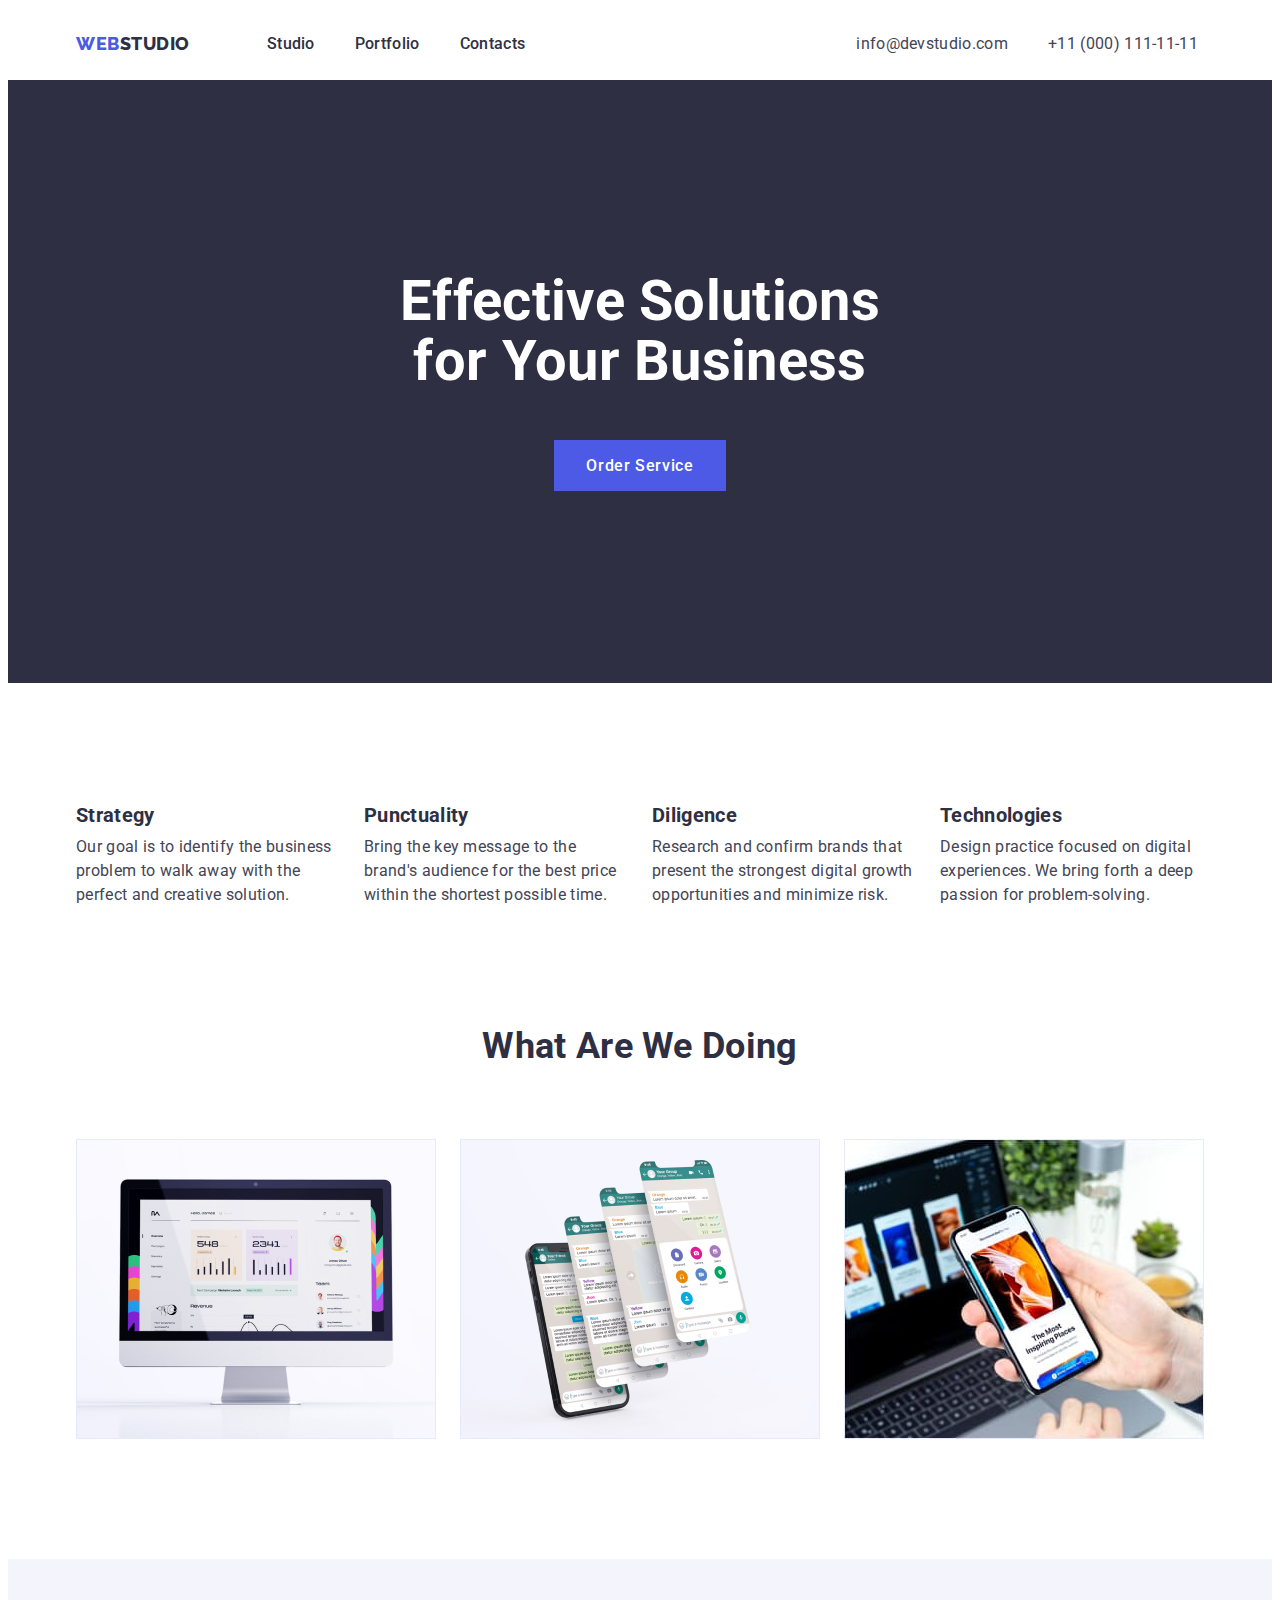
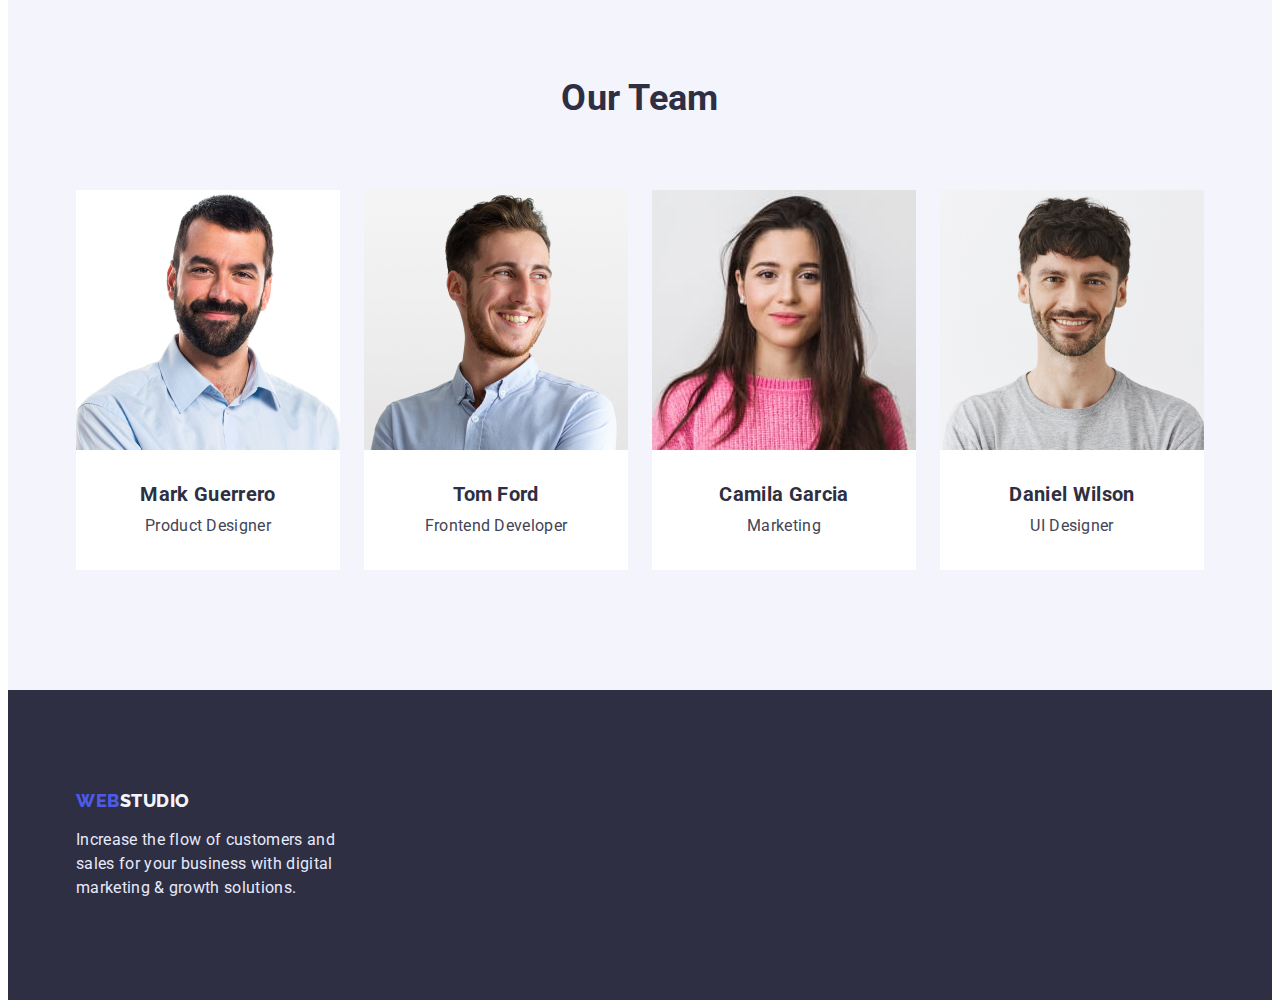
<file: index.html>
<!DOCTYPE html>
<html lang="en">
  <head>
    <meta charset="UTF-8" />
    <meta http-equiv="X-UA-Compatible" content="IE=edge" />
    <meta name="viewport" content="width=device-width, initial-scale=1.0" />
    <title>WEBSTUDIO</title>
    <link
      rel="stylesheet"
      href="https://cdnjs.cloudflare.com/ajax/libs/modern-normalize/1.1.0/modern-normalize.min.css"
      integrity="sha512-wpPYUAdjBVSE4KJnH1VR1HeZfpl1ub8YT/NKx4PuQ5NmX2tKuGu6U/JRp5y+Y8XG2tV+wKQpNHVUX03MfMFn9Q=="
      crossorigin="anonymous"
      referrerpolicy="no-referrer"
    />
    <link rel="stylesheet" href="./CSS/styles.css" />
    <link rel="preconnect" href="https://fonts.googleapis.com" />
    <link rel="preconnect" href="https://fonts.gstatic.com" crossorigin />
    <link
      href="https://fonts.googleapis.com/css2?family=Raleway:wght@800&family=Roboto:wght@400;500;700;900&display=swap"
      rel="stylesheet"
    />
  </head>
  <body>
    <header>
      <div class="container header">
        <!-- NAVIGATION -->
        <nav class="nav">
          <a href="/index.html" class="logo"
            ><span class="logo-letters">WEB</span>STUDIO</a
          >
          <ul class="nav-list">
            <li class="nav-item">
              <a href="./index.html" class="nav-link">Studio</a>
            </li>
            <li class="nav-item">
              <a href="./portfolio.html" class="nav-link">Portfolio</a>
            </li>
            <li class="nav-item">
              <a href="" class="nav-link">Contacts</a>
            </li>
          </ul>
        </nav>

        <!-- OUR CONTACTS -->
        <ul class="contacts">
          <li>
            <a href="mailto:info@devstudio.com" class="contacts"
              >info@devstudio.com</a
            >
          </li>
          <li>
            <a href="tel:+110001111111" class="contacts">+11 (000) 111-11-11</a>
          </li>
        </ul>
      </div>
    </header>

    <main>
      <!-- HERO SECTION -->
      <section class="section hero">
        <div class="container">
          <h1 class="hero-title">Effective Solutions for Your Business</h1>
          <button type="button" class="hero-button">Order Service</button>
        </div>
      </section>

      <!-- ADVANTAGES SECTION -->
      <section class="section advantages">
        <div class="container">
          <h2 class="section-title hidden">Our Advantages</h2>
          <ul class="advantages-list">
            <li>
              <h3 class="section-list-title">Strategy</h3>
              <p>
                Our goal is to identify the business problem to walk away with
                the perfect and creative solution.
              </p>
            </li>
            <li>
              <h3 class="section-list-title">Punctuality</h3>
              <p>
                Bring the key message to the brand's audience for the best price
                within the shortest possible time.
              </p>
            </li>
            <li>
              <h3 class="section-list-title">Diligence</h3>
              <p>
                Research and confirm brands that present the strongest digital
                growth opportunities and minimize risk.
              </p>
            </li>
            <li>
              <h3 class="section-list-title">Technologies</h3>
              <p>
                Design practice focused on digital experiences. We bring forth a
                deep passion for problem-solving.
              </p>
            </li>
          </ul>
        </div>
      </section>

      <!-- WHAT ARE WE DOING SECTION -->
      <section class="section doing">
        <div class="container">
          <h2 class="section-title">What are we doing</h2>
          <ul class="doing-list">
            <li>
              <img
                src="./images/computer.jpg"
                width="360"
                height="300"
                alt="imac shows statistic on screen"
              />
            </li>
            <li>
              <img
                src="./images/smartphone.jpg"
                width="360"
                height="300"
                alt="4 layers of smartphone"
              />
            </li>
            <li>
              <img
                src="./images/laptopandsmartphone.jpg"
                width="360"
                height="300"
                alt="laptop on a table and smatphone at the hand"
              />
            </li>
          </ul>
        </div>
      </section>

      <!-- OUR TEAM SECTION -->
      <section class="section team">
        <div class="container">
          <h2 class="section-title">Our Team</h2>
          <ul class="team-members">
            <li class="team-list">
              <img
                src="./images/mark.jpg"
                width="264"
                height="260"
                alt="Mark is product manager"
              />
              <div class="team-name">
                <h3 class="section-list-title">Mark Guerrero</h3>
                <p class="team-list-text">Product Designer</p>
              </div>
            </li>
            <li class="team-list">
              <img
                src="./images/tom.jpg"
                width="264"
                height="260"
                alt="Tom is frontend developer"
              />
              <div class="team-name">
                <h3 class="section-list-title">Tom Ford</h3>
                <p class="team-list-text">Frontend Developer</p>
              </div>
            </li>
            <li class="team-list">
              <img
                src="./images/camila.jpg"
                width="264"
                height="260"
                alt="Camila is marketing"
              />
              <div class="team-name">
                <h3 class="section-list-title">Camila Garcia</h3>
                <p class="team-list-text">Marketing</p>
              </div>
            </li>
            <li class="team-list">
              <img
                src="./images/daniel.jpg"
                width="264"
                height="260"
                alt="Daniel is UI Designer"
              />
              <div class="team-name">
                <h3 class="section-list-title">Daniel Wilson</h3>
                <p class="team-list-text">UI Designer</p>
              </div>
            </li>
          </ul>
        </div>
      </section>
    </main>

    <!-- FOOTER SECTION -->
    <footer class="footer">
      <div class="container">
        <div class="footer-width">
          <a href="/index.html" class="footer-logo"
            ><span class="footer-logo-letters">WEB</span>STUDIO</a
          >
          <p class="footer-text">
            Increase the flow of customers and sales for your business with
            digital marketing & growth solutions.
          </p>
        </div>
      </div>
    </footer>
  </body>
</html>
</file>
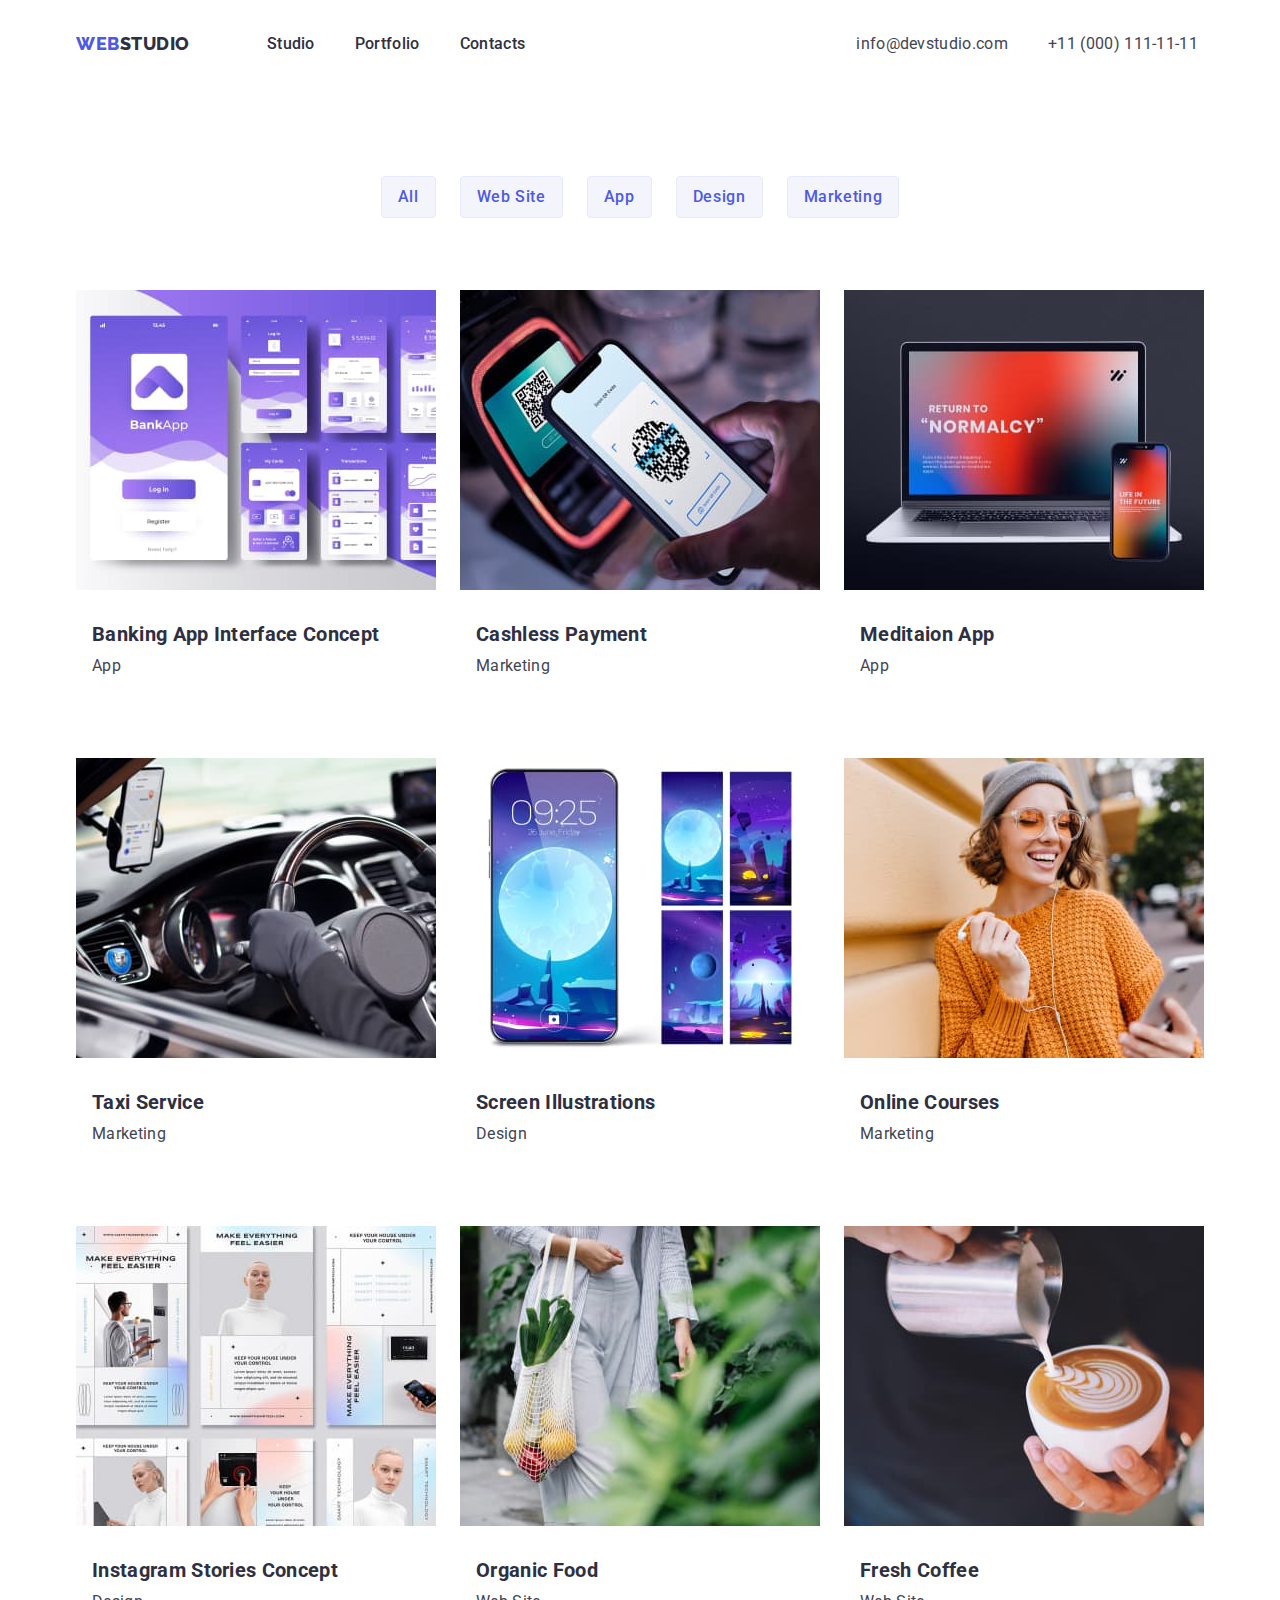
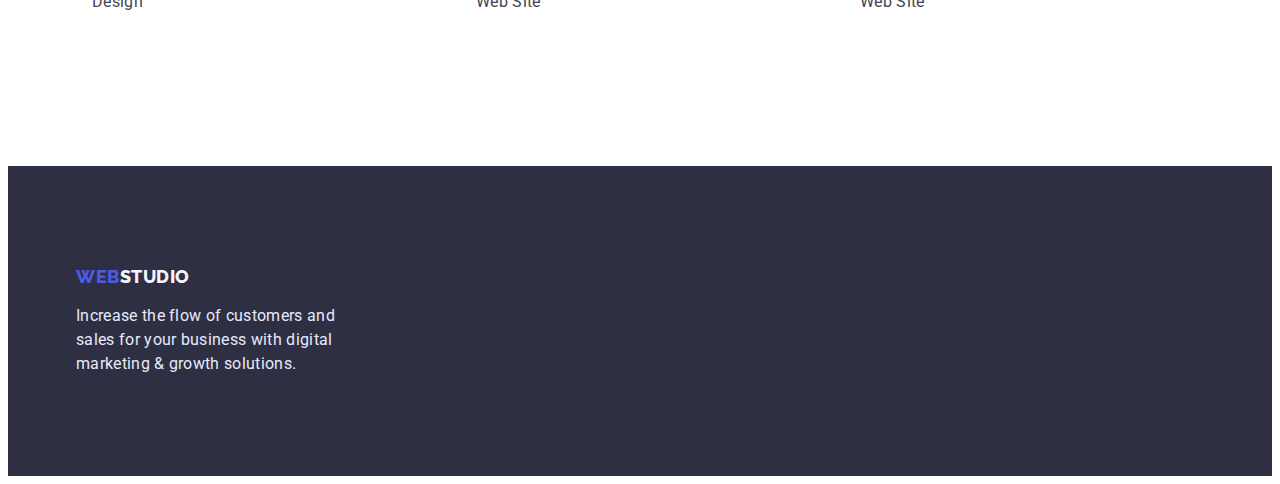
<file: portfolio.html>
<!DOCTYPE html>
<html lang="en">
  <head>
    <meta charset="UTF-8" />
    <meta http-equiv="X-UA-Compatible" content="IE=edge" />
    <meta name="viewport" content="width=device-width, initial-scale=1.0" />
    <title>PORTFOLIO</title>
    <link
      rel="stylesheet"
      href="https://cdnjs.cloudflare.com/ajax/libs/modern-normalize/1.1.0/modern-normalize.min.css"
      integrity="sha512-wpPYUAdjBVSE4KJnH1VR1HeZfpl1ub8YT/NKx4PuQ5NmX2tKuGu6U/JRp5y+Y8XG2tV+wKQpNHVUX03MfMFn9Q=="
      crossorigin="anonymous"
      referrerpolicy="no-referrer"
    />
    <link rel="stylesheet" href="./CSS/styles.css" />
    <link rel="preconnect" href="https://fonts.googleapis.com" />
    <link rel="preconnect" href="https://fonts.gstatic.com" crossorigin />
    <link
      href="https://fonts.googleapis.com/css2?family=Raleway:wght@800&family=Roboto:wght@400;500;700;900&display=swap"
      rel="stylesheet"
    />
  </head>
  <body>
    <header>
      <div class="container header">
        <!-- NAVIGATION -->
        <nav class="nav">
          <a href="/index.html" class="logo"
            ><span class="logo-letters">WEB</span>STUDIO</a
          >
          <ul class="nav-list">
            <li class="nav-item">
              <a href="./index.html" class="nav-link">Studio</a>
            </li>
            <li class="nav-item">
              <a href="./portfolio.html" class="nav-link">Portfolio</a>
            </li>
            <li class="nav-item">
              <a href="" class="nav-link">Contacts</a>
            </li>
          </ul>
        </nav>

        <!-- OUR CONTACTS -->
        <ul class="contacts">
          <li>
            <a href="mailto:info@devstudio.com" class="contacts"
              >info@devstudio.com</a
            >
          </li>
          <li>
            <a href="tel:+110001111111" class="contacts">+11 (000) 111-11-11</a>
          </li>
        </ul>
      </div>
    </header>

    <main>
      <section class="section examples">
        <div class="container">
        <h1 class="hidden">Examples of work</h1>
        <ul class="button-list">
          <li><button type="button" class="button">All</button></li>
          <li><button type="button" class="button">Web Site</button></li>
          <li><button type="button" class="button">App</button></li>
          <li><button type="button" class="button">Design</button></li>
          <li><button type="button" class="button">Marketing</button></li>
        </ul>

        <ul class="sample-list">
          <li class="sample-item">
            <a href="">
              <img
                src="./images/bankingapp(1).jpg"
                width="360"
                height="300"
                alt="banking app on the phone screen"
              /> <div class="sample-text">
              <h2 class="sample-title">Banking App Interface Concept</h2>
              <p class="sample-type">App</p>
              </div>
            </a>
            
          </li>
          <li class="sample-item">
            <a href="">
              <img
                src="./images/cashlesspayment(1).jpg"
                width="360"
                height="300"
                alt="making payment using qr code"
              /> <div class="sample-text">
              <h2 class="sample-title">Cashless Payment</h2>
              <p class="sample-type">Marketing</p>
              </div>
            </a>
            
          </li>
          <li class="sample-item">
            <a href="">
              <img
                src="./images/meditaionapp(1).jpg"
                width="360"
                height="300"
                alt="call to action on the laptop and smartphone"
              /> <div class="sample-text">
              <h2 class="sample-title">Meditaion App</h2>
              <p class="sample-type">App</p>
              </div>
            </a>
          </li>
          <li class="sample-item">
            <a href="">
              <img
                src="./images/taxiservice(1).jpg"
                width="360"
                height="300"
                alt="driver in a car"
              /> <div class="sample-text">
              <h2 class="sample-title">Taxi Service</h2>
              <p class="sample-type">Marketing</p>
              </div>
            </a>
          </li>
          <li class="sample-item">
            <a href="">
              <img
                src="./images/screenillustrations(1).jpg"
                width="360"
                height="300"
                alt="smartphone with wallpapers"
              /> <div class="sample-text">
              <h2 class="sample-title">Screen Illustrations</h2>
              <p class="sample-type">Design</p>
              </div>
            </a>
          </li>
          <li class="sample-item">
            <a href="">
              <img
                src="./images/onlinecourse(1).jpg"
                width="360"
                height="300"
                alt="girl looking at the phone"
              /> <div class="sample-text">
              <h2 class="sample-title">Online Courses</h2>
              <p class="sample-type">Marketing</p>
              </div>
            </a>
          </li>
          <li class="sample-item">
            <a href="">
              <img
                src="./images/instagramstories(1).jpg"
                width="360"
                height="300"
                alt="instagram stories on the phone"
              /> <div class="sample-text">
              <h2 class="sample-title">Instagram Stories Concept</h2>
              <p class="sample-type">Design</p>
              </div>
            </a>
          </li>
          <li class="sample-item">
            <a href="">
              <img
                src="./images/organicfood(1).jpg"
                width="360"
                height="300"
                alt="woman carrying some food"
              /> <div class="sample-text">
              <h2 class="sample-title">Organic Food</h2>
              <p class="sample-type">Web Site</p>
              </div>
            </a>
          </li>
          <li class="sample-item">
            <a href="">
              <img
                src="./images/freshcoffee.jpg"
                width="360"
                height="300"
                alt="someone making cap of coffee"
              /> <div class="sample-text">
              <h2 class="sample-title">Fresh Coffee</h2>
              <p class="sample-type">Web Site</p>
              </div>
            </a>
          </li>
        </ul>
      </section>
    </main>

    <!-- FOOTER SECTION -->
    <footer class="footer">
      <div class="container">
        <div class="footer-width">
          <a href="/index.html" class="footer-logo"
            ><span class="footer-logo-letters">WEB</span>STUDIO</a
          >
          <p class="footer-text">
            Increase the flow of customers and sales for your business with
            digital marketing & growth solutions.
          </p>
        </div>
      </div>
    </footer>
  </body>
</html>
</file>
<file: CSS/styles.css>
/* цвет основного текста #434455 */
/* цвет вторичного текста #2E2F42 */
/* главный бекграунд цвет #FFFFFF */
/* вторичный бекграунд цвет #F4F4FD */
/* акцент #4D5AE5 */

:root {
  --primary-text-color: #434455;
  --secondary-text-color: #2e2f42;
  --primary-background-color: #ffffff;
  --secondary-background-color: #f4f4fd;
  --accent-color: #4d5ae5;
}

*,
*::before,
*::after {
  box-sizing: border-box;
}

h1,
h2,
h3,
h4,
h5,
h6,
p {
  margin: 0;
  padding: 0;
}
img {
  display: block;
  height: auto;
}
a {
  text-decoration: 0;
}
ul {
  padding: 0;
  margin: 0;
  list-style: none;
}

body {
  font-family: "Roboto", sans-serif;
  background-color: var(--primary-background-color);
  letter-spacing: 0.02em;
  color: var(--primary-text-color);
}

.container {
  margin-right: auto;
  margin-left: auto;
  padding-left: 15px;
  padding-right: 15px;
  width: 1158px;
}

.header {
  display: flex;
  align-items: center;
  gap: 331px;
}

.nav {
  display: flex;
  align-items: center;
  gap: 77px;
}
.nav-list {
  display: flex;
  gap: 40px;
}

/* Logo в Header */
.nav .logo {
  font-family: "Raleway", sans-serif;
  font-weight: 800;
  font-size: 18px;
  line-height: 1.3;
  align-items: center;
  letter-spacing: 0.03em;
  text-transform: uppercase;
  color: var(--secondary-text-color);
  text-decoration: none;
  padding: 24px 0;
}

.logo-letters {
  color: var(--accent-color);
}

/* Navigation */
.nav-link {
  font-weight: 500;
  font-size: 16px;
  line-height: 1.5;
  color: var(--secondary-text-color);
  text-decoration: none;
}

.nav-item a {
  padding: 24px 0px;
  display: block;
}

.nav .nav-link:hover,
.nav .nav-link:focus {
  color: var(--accent-color);
}

/* Способы связи */
.contacts {
  display: flex;
  gap: 40px;

  font-weight: 400;
  font-size: 16px;
  line-height: 1.5;
  color: var(--primary-text-color);
  text-decoration: none;
}

.contacts a {
  padding: 24px 0px;
}

.nav-list.contacts {
  margin-left: auto;
}

.contacts:hover,
.contacts:focus {
  color: var(--accent-color);
}

/* Hero */
.section.hero {
  background-color: var(--secondary-text-color);
  padding: 192px 0;
  text-align: center;
  padding-bottom: 60px 0;
}

.hero-title {
  margin-left: 300px;
  margin-right: 300px;
  margin-bottom: 48px;

  font-weight: 700;
  font-size: 56px;
  line-height: 1.07;
  text-align: center;
  color: #ffffff;
}

.hero-button {
  display: inline-block;
  padding: 16px 32px;

  font-family: "Roboto", sans-serif;
  color: var(--primary-background-color);
  background-color: var(--accent-color);
  font-weight: 500;
  font-size: 16px;
  line-height: 1.2;
  align-items: center;
  letter-spacing: 0.04em;
  cursor: pointer;
  border: none;
}

.hero-button:active {
  background-color: #404bbf;
}

/* OUR ADVANTAGES */

.section.advantages {
  padding: 120px 0;
}
.hidden {
  position: absolute;
  white-space: nowrap;
  width: 1px;
  height: 1px;
  overflow: hidden;
  border: 0;
  padding: 0;
  clip: rect(0 0 0 0);
  clip-path: inset(50%);
  margin: -1px;
}

.section-title {
  font-weight: 700;
  font-size: 36px;
  line-height: 1.1;
  text-align: center;
  text-transform: capitalize;
  color: var(--secondary-text-color);
}

.section-list-title {
  font-weight: 700;
  font-size: 20px;
  line-height: 1.2;
  color: var(--secondary-text-color);
  margin-bottom: 8px;
}

/* OUR ADVANTAGES */
.advantages p {
  line-height: 1.5;
  font-size: 16px;
}

.advantages-list {
  display: flex;
  gap: 24px;
}
.advantages-list li {
  width: 264px;
}

/*  */
.section.doing {
  padding-bottom: 120px;
}

.doing .section-title {
  margin-bottom: 72px;
}

.doing-list {
  display: flex;
  gap: 24px;
}

/* OUR TEAM */
.section.team {
  padding-top: 120px;
  padding-bottom: 120px;
}

.team .section-title {
  margin-bottom: 72px;
}

.team-members {
  display: flex;
  gap: 24px;
}

.team-name {
  padding: 32px 16px;
  gap: 8px;
}

.team {
  background-color: var(--secondary-background-color);
}

.team-list {
  background-color: var(--primary-background-color);
}

.team h3 {
  text-align: center;
}

.team-list-text {
  line-height: 1.5;
  text-align: center;
  font-size: 16px;
}

/* FOOTER LOGO */
.footer-logo {
  font-family: "Raleway", sans-serif;
  font-weight: 800;
  font-size: 18px;
  line-height: 1.2;
  align-items: center;
  letter-spacing: 0.03em;
  text-transform: uppercase;
  color: var(--secondary-background-color);
  text-decoration: none;
}

.footer-logo-letters {
  color: var(--accent-color);
}

/* FOOTER Text */
.footer-width {
  width: 264px;
}

.footer {
  background-color: var(--secondary-text-color);
  padding: 100px 0;
}

.footer-text {
  margin-top: 16px;
  font-size: 16px;
  line-height: 1.5;
  color: #e7e9fc;
}

/* PORTFOLIO MAIN */
/* Цвет кнопок в спокойном состоянии #F4F4FD  */
/* Цвет кнопок в режиме наведения #4D5AE5 */
.section.examples {
  padding-top: 96px;
  padding-bottom: 120px;
}

.button {
  font-family: "Roboto", sans-serif;
  font-weight: 500;
  font-size: 16px;
  line-height: 1.5;
  align-items: center;
  text-align: center;
  letter-spacing: 0.04em;
  color: var(--accent-color);
  background-color: var(--secondary-background-color);
  cursor: pointer;
  padding: 8px 16px;
  border-radius: 4px;
  border: 1px solid #e7e9fc;
}

.button:hover,
.button:focus {
  color: var(--primary-background-color);
  background-color: var(--accent-color);
  border-color: transparent;
}

.button-list {
  display: flex;
  margin-right: auto;
  margin-left: auto;
  justify-content: center;
  margin-bottom: 72px;
  gap: 24px;
}

.sample-list li a {
  text-decoration: none;
}

.sample-list .sample-title {
  font-weight: 700;
  font-size: 20px;
  line-height: 1.2;
  color: var(--secondary-text-color);
  margin-bottom: 8px;
}

.sample-list .sample-type {
  color: var(--primary-text-color);
  line-height: 1.5;
  font-size: 16px;
}

.sample-list {
  display: flex;
  flex-wrap: wrap;
  gap: 48px 24px;
}

.sample-text {
  padding: 32px 16px;
}

.sample-item {
  width: 360px;
}
</file>
